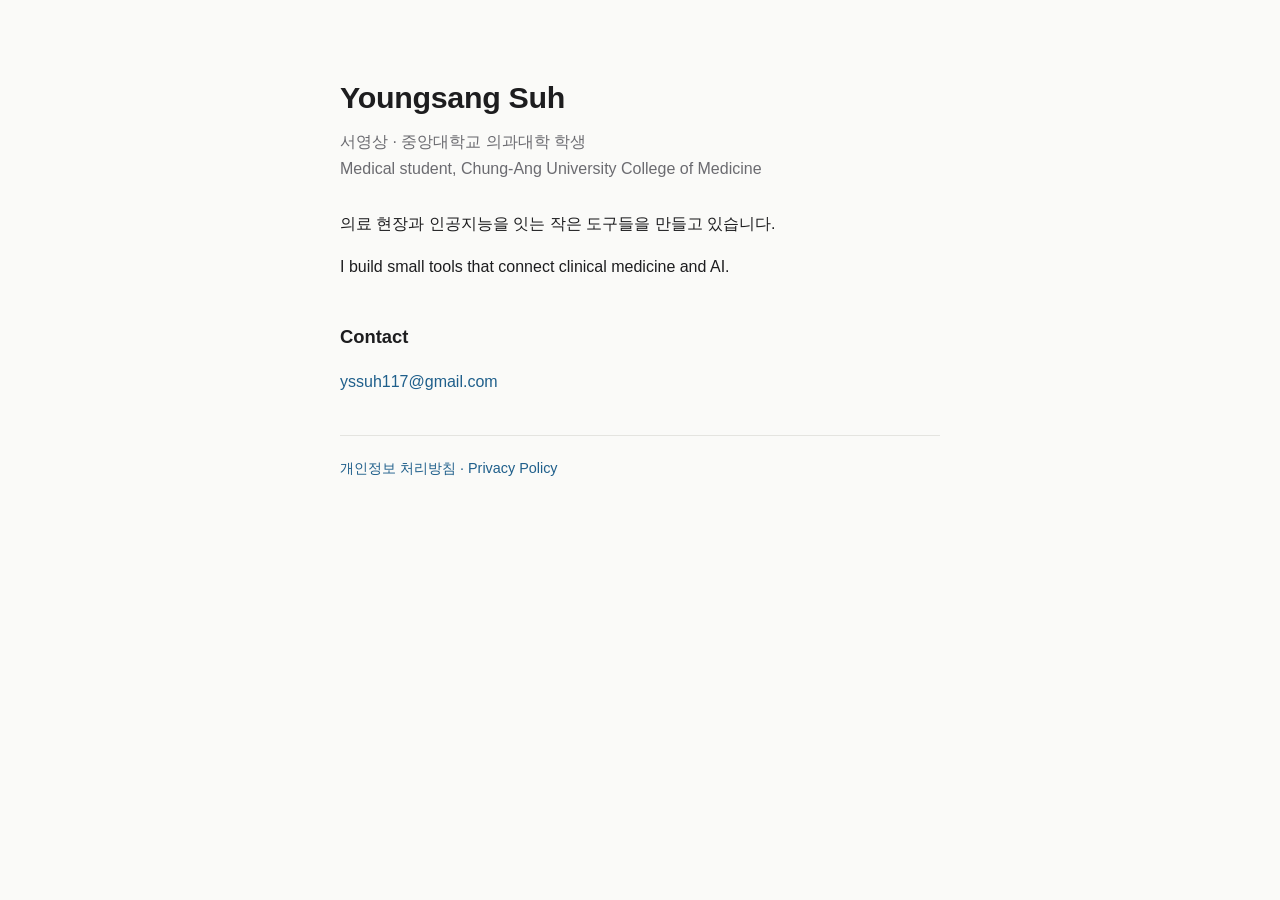
<file: index.html>
<!doctype html>
<html lang="ko">
<head>
  <meta charset="utf-8">
  <meta name="viewport" content="width=device-width, initial-scale=1">
  <title>Youngsang Suh</title>
  <meta name="description" content="Youngsang Suh (서영상) — medical student at Chung-Ang University College of Medicine.">
  <link rel="stylesheet" href="style.css">
</head>
<body>
  <main>
    <h1>Youngsang Suh</h1>
    <p class="sub">서영상 · 중앙대학교 의과대학 학생<br>Medical student, Chung-Ang University College of Medicine</p>

    <p>의료 현장과 인공지능을 잇는 작은 도구들을 만들고 있습니다.</p>
    <p>I build small tools that connect clinical medicine and AI.</p>

    <h2>Contact</h2>
    <p><a href="mailto:yssuh117@gmail.com">yssuh117@gmail.com</a></p>

    <hr>
    <footer>
      <a href="privacy.html">개인정보 처리방침 · Privacy Policy</a>
    </footer>
  </main>
</body>
</html>
</file>
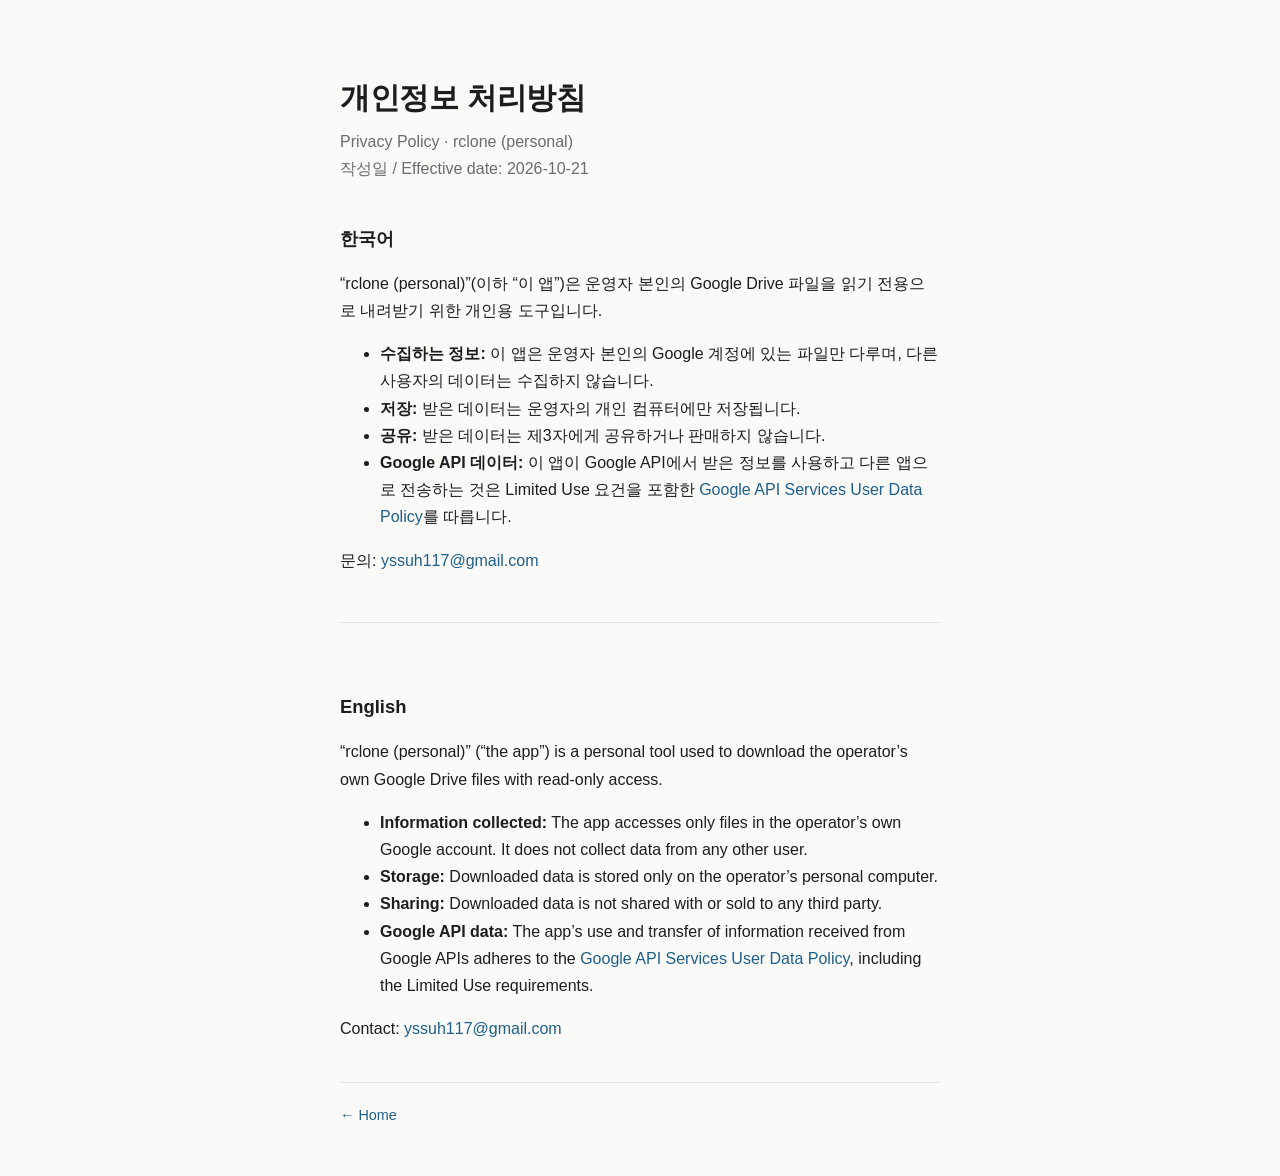
<file: privacy.html>
<!doctype html>
<html lang="ko">
<head>
  <meta charset="utf-8">
  <meta name="viewport" content="width=device-width, initial-scale=1">
  <title>Privacy Policy — rclone (personal)</title>
  <link rel="stylesheet" href="style.css">
</head>
<body>
  <main>
    <h1>개인정보 처리방침</h1>
    <p class="sub">Privacy Policy · rclone (personal)<br>작성일 / Effective date: 2026-10-21</p>

    <section class="lang" lang="ko">
      <h2>한국어</h2>
      <p>“rclone (personal)”(이하 “이 앱”)은 운영자 본인의 Google Drive 파일을 읽기 전용으로 내려받기 위한 개인용 도구입니다.</p>
      <ul>
        <li><strong>수집하는 정보:</strong> 이 앱은 운영자 본인의 Google 계정에 있는 파일만 다루며, 다른 사용자의 데이터는 수집하지 않습니다.</li>
        <li><strong>저장:</strong> 받은 데이터는 운영자의 개인 컴퓨터에만 저장됩니다.</li>
        <li><strong>공유:</strong> 받은 데이터는 제3자에게 공유하거나 판매하지 않습니다.</li>
        <li><strong>Google API 데이터:</strong> 이 앱이 Google API에서 받은 정보를 사용하고 다른 앱으로 전송하는 것은 Limited Use 요건을 포함한 <a href="https://developers.google.com/terms/api-services-user-data-policy">Google API Services User Data Policy</a>를 따릅니다.</li>
      </ul>
      <p>문의: <a href="mailto:yssuh117@gmail.com">yssuh117@gmail.com</a></p>
    </section>

    <section class="lang" lang="en">
      <h2>English</h2>
      <p>“rclone (personal)” (“the app”) is a personal tool used to download the operator’s own Google Drive files with read-only access.</p>
      <ul>
        <li><strong>Information collected:</strong> The app accesses only files in the operator’s own Google account. It does not collect data from any other user.</li>
        <li><strong>Storage:</strong> Downloaded data is stored only on the operator’s personal computer.</li>
        <li><strong>Sharing:</strong> Downloaded data is not shared with or sold to any third party.</li>
        <li><strong>Google API data:</strong> The app’s use and transfer of information received from Google APIs adheres to the <a href="https://developers.google.com/terms/api-services-user-data-policy">Google API Services User Data Policy</a>, including the Limited Use requirements.</li>
      </ul>
      <p>Contact: <a href="mailto:yssuh117@gmail.com">yssuh117@gmail.com</a></p>
    </section>

    <hr>
    <footer><a href="index.html">← Home</a></footer>
  </main>
</body>
</html>
</file>
<file: style.css>
:root {
  --bg: #fafaf8;
  --fg: #1d1d1f;
  --muted: #6b6b70;
  --line: #e4e4e0;
  --accent: #1f5f8b;
}
@media (prefers-color-scheme: dark) {
  :root {
    --bg: #161618;
    --fg: #ececec;
    --muted: #a0a0a6;
    --line: #2c2c30;
    --accent: #7db8e0;
  }
}
* { box-sizing: border-box; }
html { -webkit-text-size-adjust: 100%; }
body {
  margin: 0;
  background: var(--bg);
  color: var(--fg);
  font-family: -apple-system, BlinkMacSystemFont, "Apple SD Gothic Neo", "Noto Sans KR", "Segoe UI", sans-serif;
  line-height: 1.7;
}
main {
  max-width: 640px;
  margin: 0 auto;
  padding: 72px 20px 48px;
}
h1 { font-size: 1.9rem; margin: 0 0 4px; letter-spacing: -0.01em; }
h2 { font-size: 1.15rem; margin: 2.2em 0 0.4em; }
.sub { color: var(--muted); margin: 0 0 28px; }
p, li { font-size: 1rem; }
a { color: var(--accent); text-decoration: none; }
a:hover { text-decoration: underline; }
hr { border: 0; border-top: 1px solid var(--line); margin: 40px 0 20px; }
footer { color: var(--muted); font-size: 0.9rem; }
.lang + .lang { margin-top: 48px; padding-top: 28px; border-top: 1px solid var(--line); }
</file>
